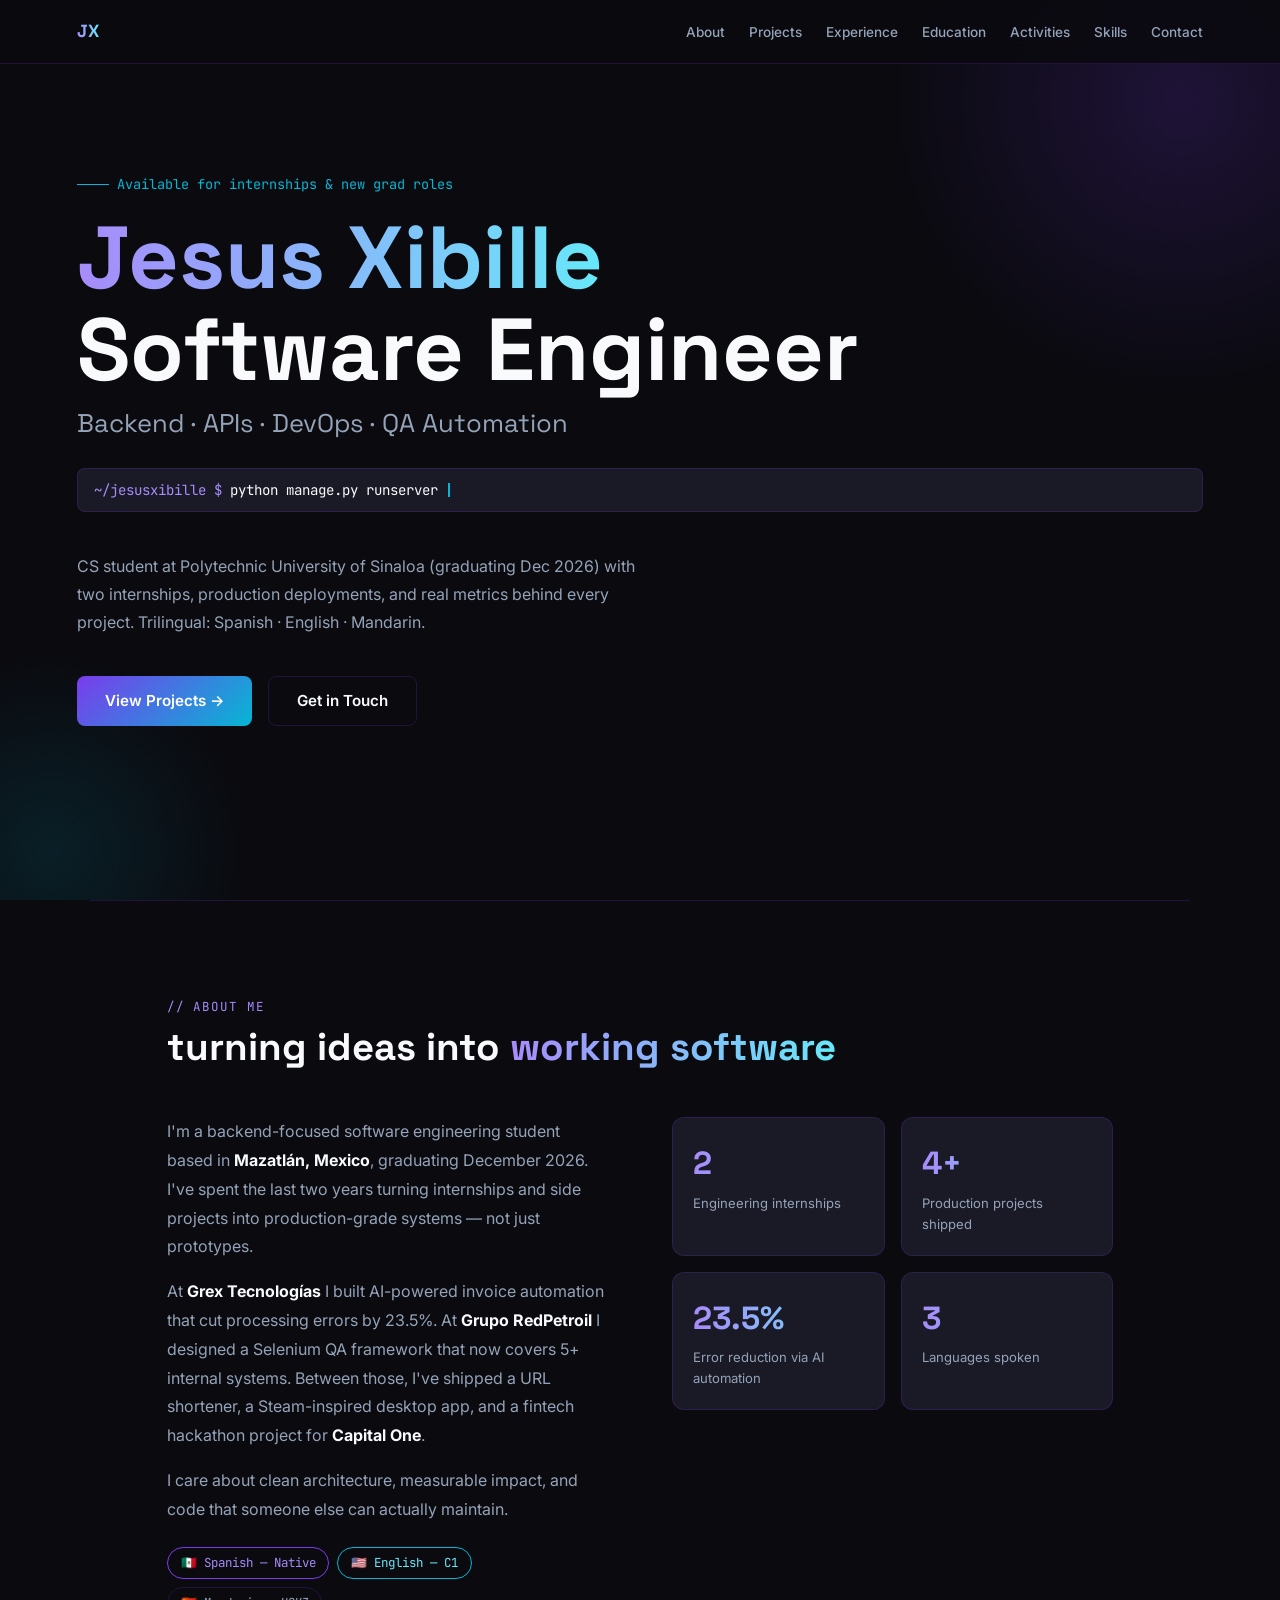
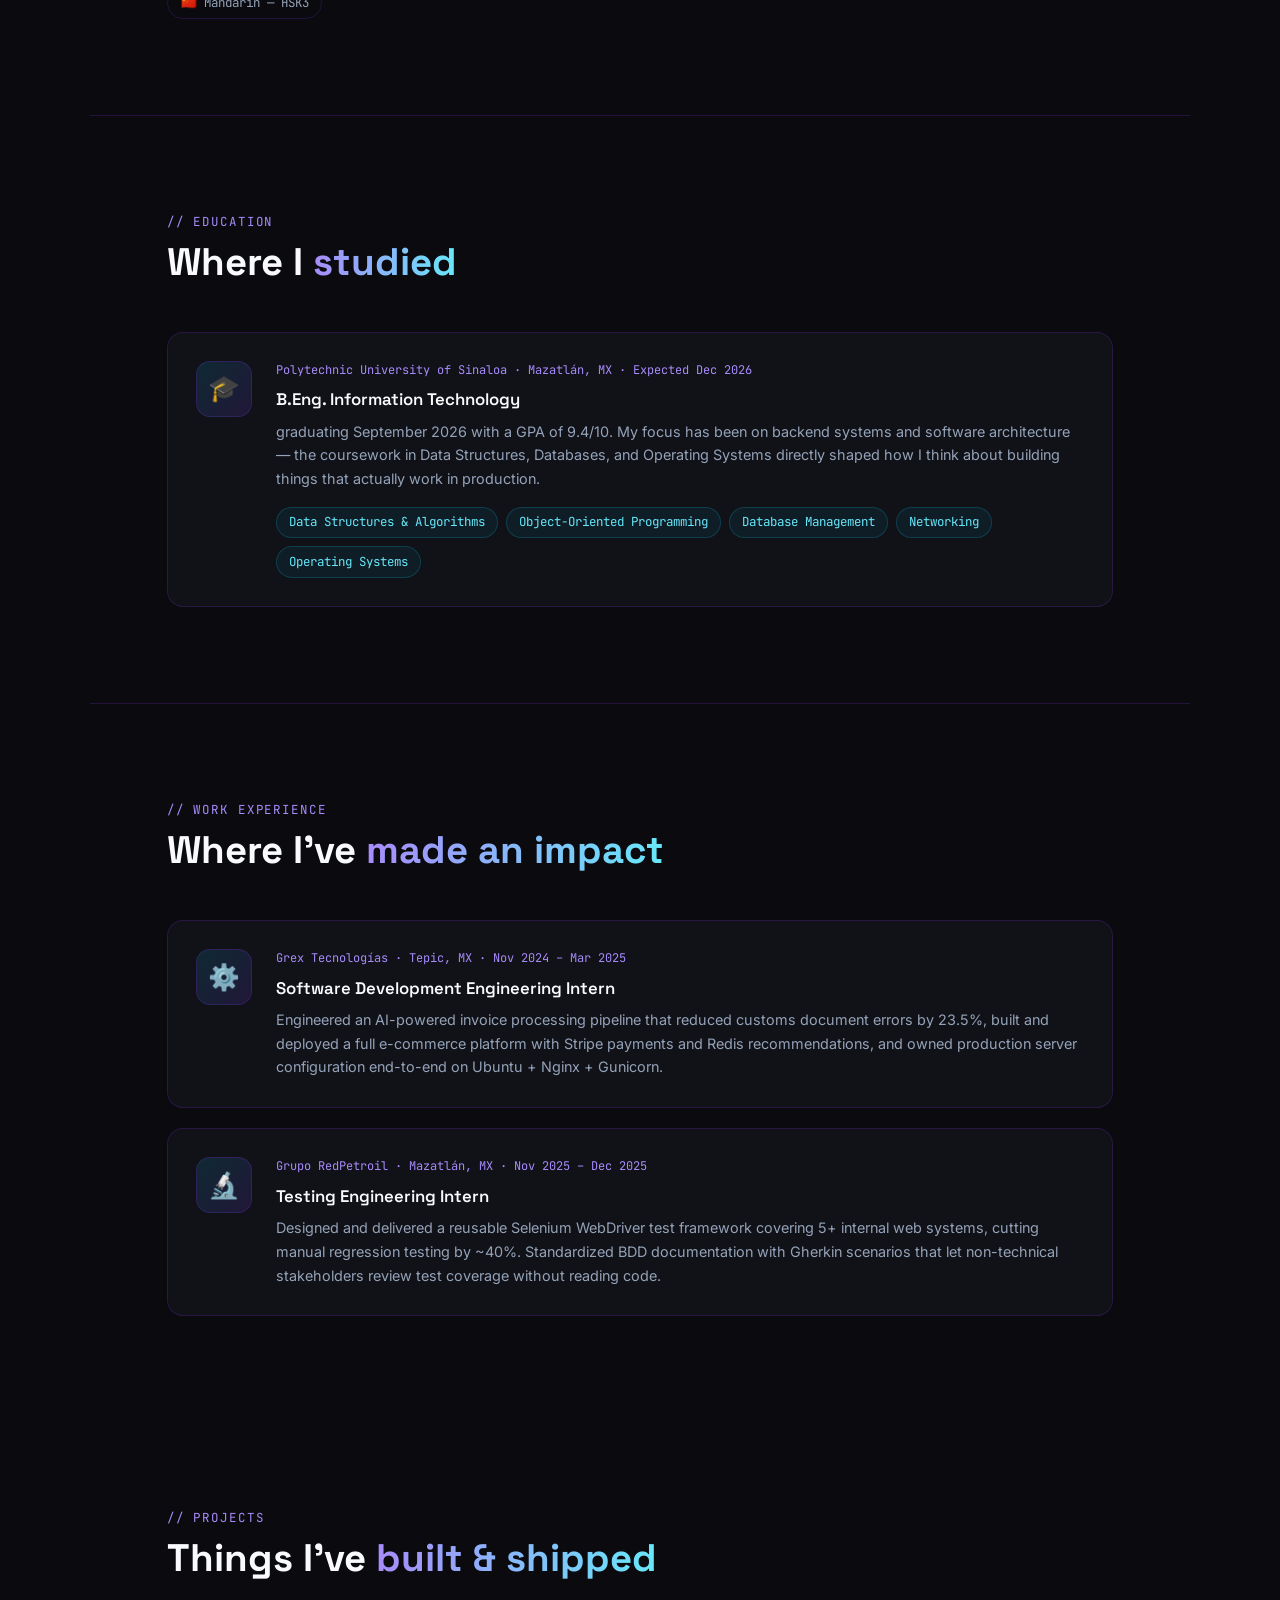
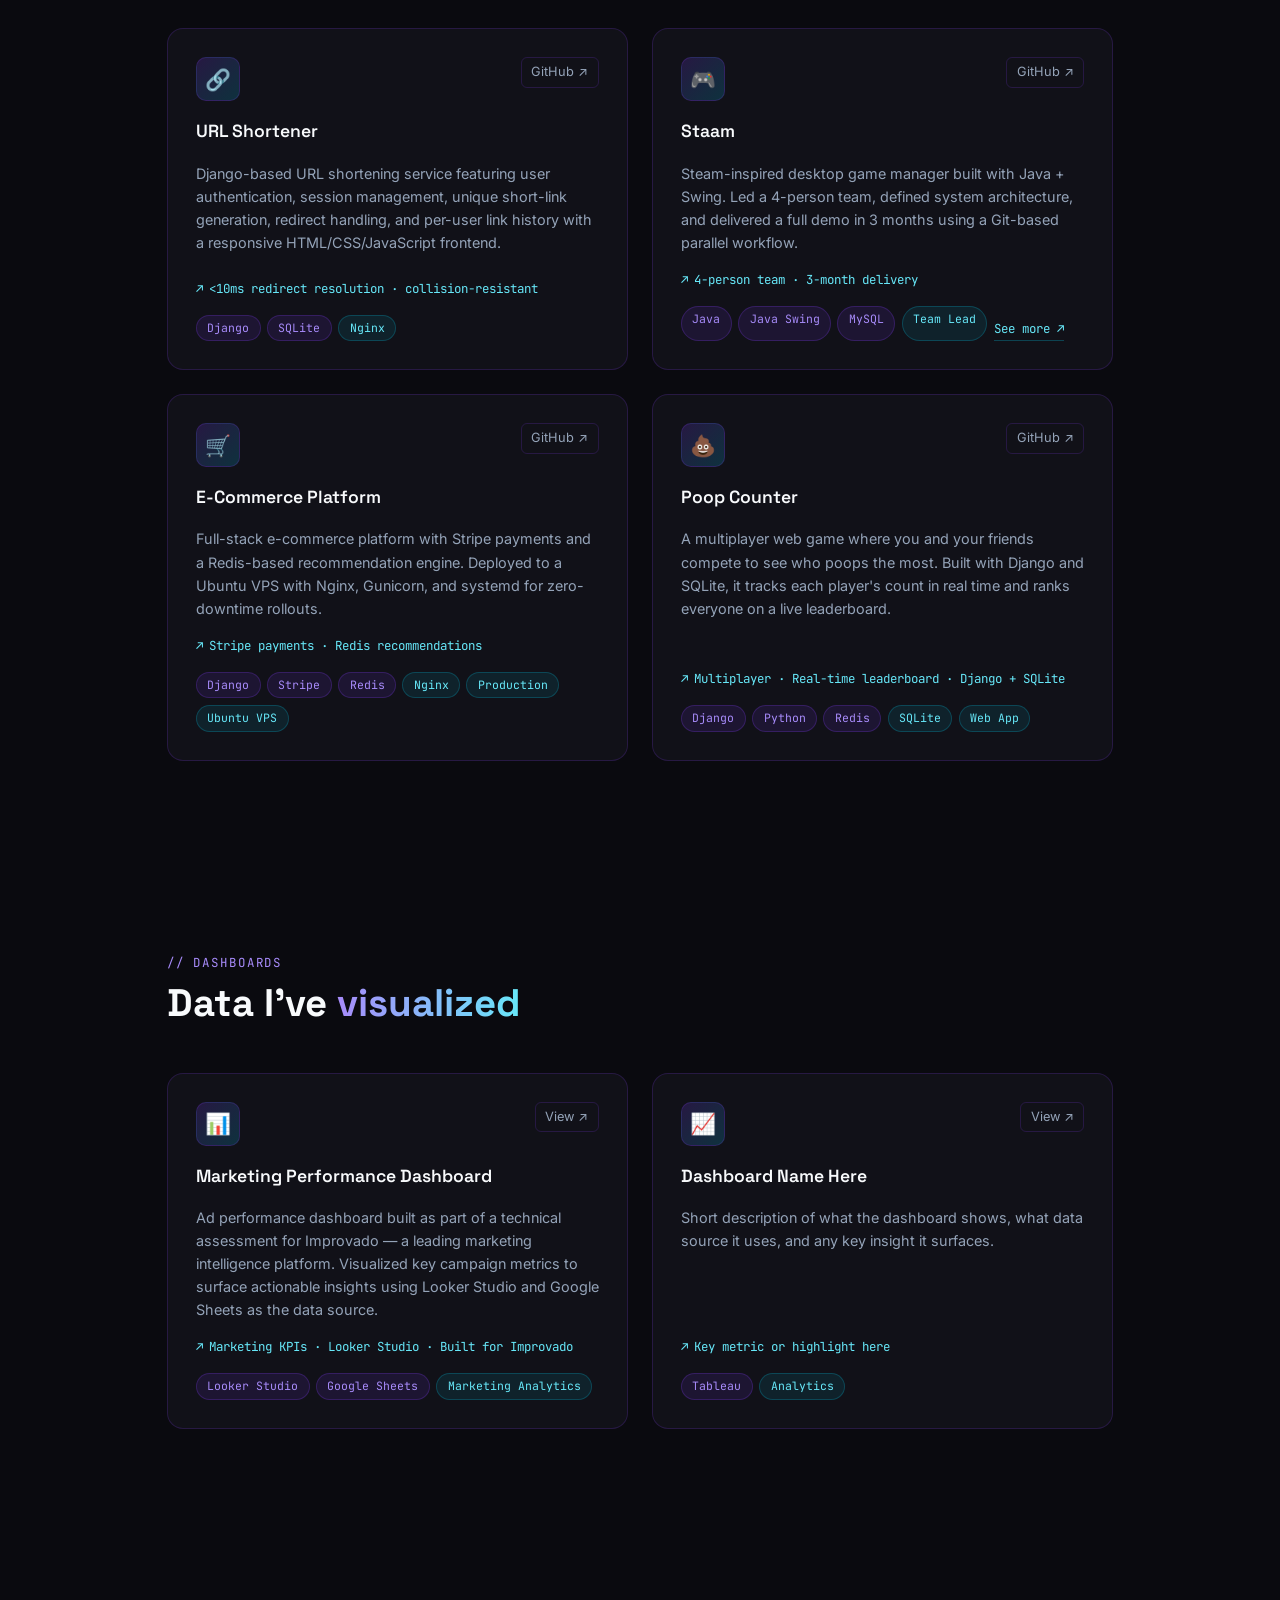
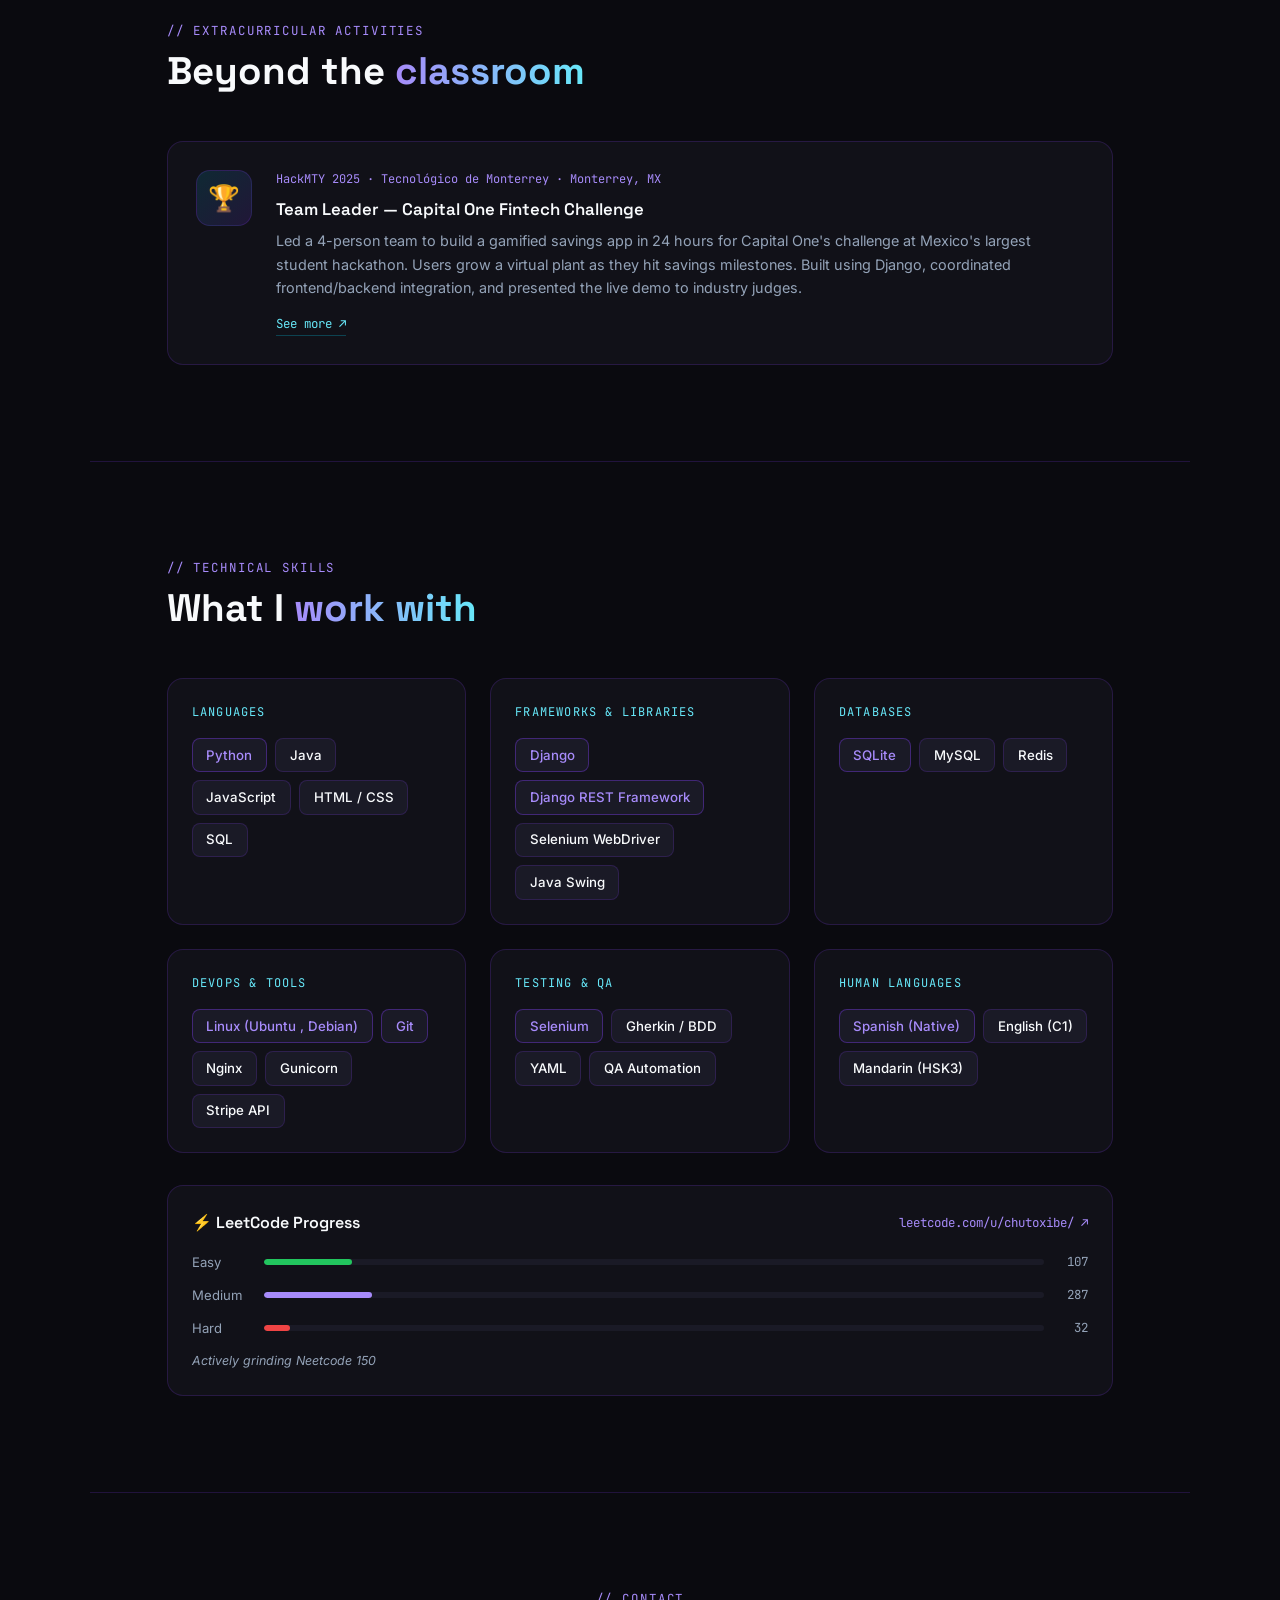
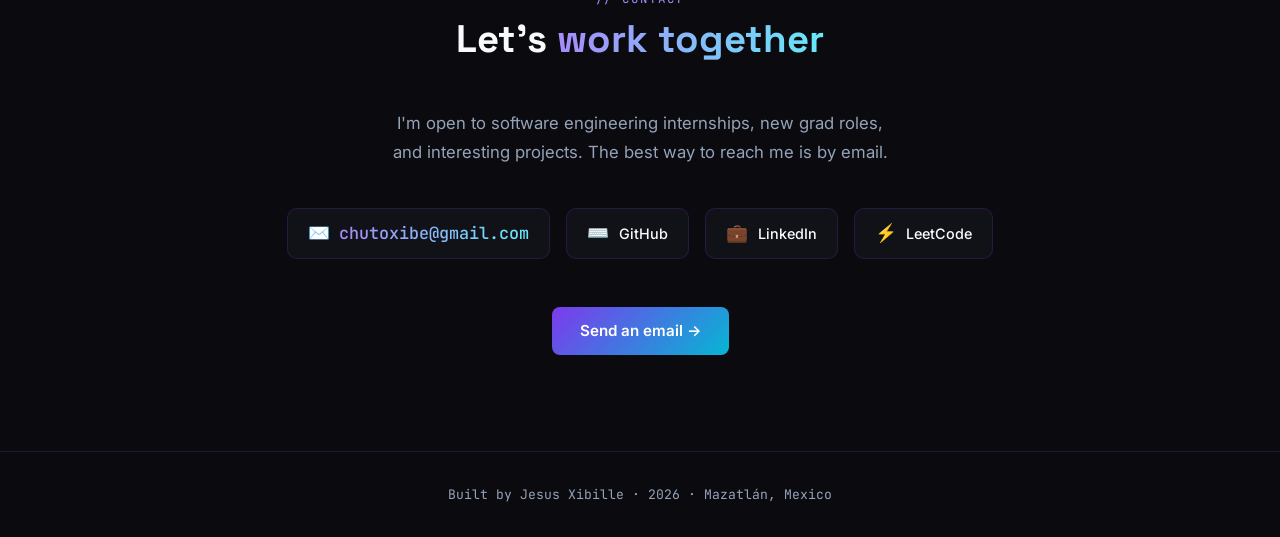
<file: index.html>
<!-- Things that i feel i need to change
Change at the begining where it says Buld thing that actualy ships and shipped projects change it to something else -->

<!DOCTYPE html>
<html lang="en">
<head>
  <meta charset="UTF-8" />
  <meta name="viewport" content="width=device-width, initial-scale=1.0" />
  <title>Jesus Xibille — Software Engineer</title>
  <link rel="preconnect" href="https://fonts.googleapis.com" />
  <link href="https://fonts.googleapis.com/css2?family=Space+Grotesk:wght@300;400;500;600;700&family=Inter:wght@300;400;500;600&family=JetBrains+Mono:wght@400;500&display=swap" rel="stylesheet" />
  <link rel="stylesheet" type="text/css" href="style.css">
</head>
<body>

<!-- NAV -->
<nav>
  <a href="#hero" class="nav-logo">JX</a>
  <ul class="nav-links">
    <li><a href="#about">About</a></li>
    <li><a href="#projects">Projects</a></li>
    <li><a href="#achievements">Experience</a></li>
    <li><a href="#education">Education</a></li>
    <li><a href="#extracurriculars">Activities</a></li>
    <li><a href="#skills">Skills</a></li>
    <li><a href="#contact">Contact</a></li>
  </ul>
</nav>

<!-- HERO -->
<section id="hero">
  <div class="hero-bg-glow"></div>
  <div class="hero-bg-glow2"></div>
  <p class="hero-eyebrow">Available for internships &amp; new grad roles</p>
  <h1>
    <span class="name-grad">Jesus Xibille</span><br>
    Software Engineer
  </h1>
  <p class="hero-subtitle">Backend · APIs · DevOps · QA Automation</p>
  <div class="typer-wrap">
    <span class="prompt">~/jesusxibille $</span>
    <span id="typer-text"></span>
    <span class="cursor"></span>
  </div>
  <p class="hero-desc">
    CS student at Polytechnic University of Sinaloa (graduating Dec 2026) with two internships,
    production deployments, and real metrics behind every project.
    Trilingual: Spanish · English · Mandarin.
  </p>
  <div class="hero-cta">
    <a href="#projects" class="btn-primary">View Projects →</a>
    <a href="#contact" class="btn-ghost">Get in Touch</a>
  </div>
</section>

<!-- ABOUT -->
<section id="about">
  <p class="section-label reveal">// about me</p>
  <h2 class="section-title reveal">turning ideas into <span>working software</span></h2>
  <div class="about-grid">
    <div class="about-text reveal">
      <p>I'm a backend-focused software engineering student based in <strong>Mazatlán, Mexico</strong>, graduating December 2026. I've spent the last two years turning internships and side projects into production-grade systems — not just prototypes.</p>
      <p>At <strong>Grex Tecnologías</strong> I built AI-powered invoice automation that cut processing errors by 23.5%. At <strong>Grupo RedPetroil</strong> I designed a Selenium QA framework that now covers 5+ internal systems. Between those, I've shipped a URL shortener, a Steam-inspired desktop app, and a fintech hackathon project for <strong>Capital One</strong>.</p>
      <p>I care about clean architecture, measurable impact, and code that someone else can actually maintain.</p>
      <div class="lang-badges">
        <span class="lang-badge native">🇲🇽 Spanish — Native</span>
        <span class="lang-badge b2">🇺🇸 English — C1</span>
        <span class="lang-badge">🇨🇳 Mandarin — HSK3</span>
      </div>
    </div>
    <div class="about-stats reveal">
      <div class="stat-card">
        <div class="stat-num">2</div>
        <div class="stat-label">Engineering internships</div>
      </div>
      <div class="stat-card">
        <div class="stat-num">4+</div>
        <div class="stat-label">Production projects shipped</div>
      </div>
      <div class="stat-card">
        <div class="stat-num">23.5%</div>
        <div class="stat-label">Error reduction via AI automation</div>
      </div>
      <div class="stat-card">
        <div class="stat-num">3</div>
        <div class="stat-label">Languages spoken</div>
      </div>
    </div>
  </div>
</section>

<!-- EDUCATION -->
<section id="education">
  <p class="section-label reveal">// education</p>
  <h2 class="section-title reveal">Where I <span>studied</span></h2>
  <div class="achievements-list">

    <div class="achievement-card reveal">
      <div class="achievement-icon">🎓</div>
      <div>
        <div class="achievement-meta">Polytechnic University of Sinaloa · Mazatlán, MX · Expected Dec 2026</div>
        <div class="achievement-title">B.Eng. Information Technology</div>
        <div class="achievement-desc">graduating September 2026 with a GPA of 9.4/10. My focus has been on backend systems and software architecture — the coursework in Data Structures, Databases, and Operating Systems directly shaped how I think about building things that actually work in production.
        <div class="edu-courses reveal">
          <span class="edu-tag">Data Structures &amp; Algorithms</span>
          <span class="edu-tag">Object-Oriented Programming</span>
          <span class="edu-tag">Database Management</span>
          <span class="edu-tag">Networking</span>
          <span class="edu-tag">Operating Systems</span>
        </div>
      </div>
    </div>

  </div>
</section>

<!-- EXPERIENCE -->
<section id="achievements">
  <p class="section-label reveal">// work experience</p>
  <h2 class="section-title reveal">Where I've <span>made an impact</span></h2>
  <div class="achievements-list">

    <div class="achievement-card reveal">
      <div class="achievement-icon">⚙️</div>
      <div>
        <div class="achievement-meta">Grex Tecnologías · Tepic, MX · Nov 2024 – Mar 2025</div>
        <div class="achievement-title">Software Development Engineering Intern</div>
        <div class="achievement-desc">Engineered an AI-powered invoice processing pipeline that reduced customs document errors by 23.5%, built and deployed a full e-commerce platform with Stripe payments and Redis recommendations, and owned production server configuration end-to-end on Ubuntu + Nginx + Gunicorn.</div>
      </div>
    </div>

    <div class="achievement-card reveal">
      <div class="achievement-icon">🔬</div>
      <div>
        <div class="achievement-meta">Grupo RedPetroil · Mazatlán, MX · Nov 2025 – Dec 2025</div>
        <div class="achievement-title">Testing Engineering Intern</div>
        <div class="achievement-desc">Designed and delivered a reusable Selenium WebDriver test framework covering 5+ internal web systems, cutting manual regression testing by ~40%. Standardized BDD documentation with Gherkin scenarios that let non-technical stakeholders review test coverage without reading code.</div>
      </div>
    </div>

  </div>
</section>


<!-- PROJECTS -->
<section id="projects">
  <p class="section-label reveal">// projects</p>
  <h2 class="section-title reveal">Things I've <span>built & shipped</span></h2>
  <div class="projects-grid">

    <div class="project-card reveal">
      <div class="project-header">
        <div class="project-icon">🔗</div>
        <div class="project-links">
          <a href="https://github.com/ChuyiCrack/URL_Shortener" class="project-link" target="_blank">GitHub ↗</a>
        </div>
      </div>
      <div class="project-name">URL Shortener</div>
      <div class="project-desc">Django-based URL shortening service featuring user authentication, session management, unique short-link generation, redirect handling, and per-user link history with a responsive HTML/CSS/JavaScript frontend.</div>
      <div class="project-metric">&lt;10ms redirect resolution · collision-resistant</div>
      <div class="project-tags">
        <span class="tag">Django</span>
        <span class="tag">SQLite</span>
        <span class="tag cyan">Nginx</span>
      </div>
    </div>

    <div class="project-card reveal">
      <div class="project-header">
        <div class="project-icon">🎮</div>
        <div class="project-links">
          <a href="https://github.com/ChuyiCrack" class="project-link" target="_blank">GitHub ↗</a>
        </div>
      </div>
      <div class="project-name">Staam</div>
      <div class="project-desc">Steam-inspired desktop game manager built with Java + Swing. Led a 4-person team, defined system architecture, and delivered a full demo in 3 months using a Git-based parallel workflow.</div>
      <div class="project-metric">4-person team · 3-month delivery</div>
      <div class="project-tags">
        <span class="tag">Java</span>
        <span class="tag">Java Swing</span>
        <span class="tag">MySQL</span>
        <span class="tag cyan">Team Lead</span>
        <a class="achievement-link" onclick="openModal()" href="/Templates/STAM.html">See more ↗</a>
      </div>
    </div>

    <div class="project-card reveal">
      <div class="project-header">
        <div class="project-icon">🛒</div>
        <div class="project-links">
          <a href="https://github.com/ChuyiCrack" class="project-link" target="_blank">GitHub ↗</a>
        </div>
      </div>
      <div class="project-name">E-Commerce Platform</div>
      <div class="project-desc">Full-stack e-commerce platform with Stripe payments and a Redis-based recommendation engine. Deployed to a Ubuntu VPS with Nginx, Gunicorn, and systemd for zero-downtime rollouts.</div>
      <div class="project-metric">Stripe payments · Redis recommendations</div>
      <div class="project-tags">
        <span class="tag">Django</span>
        <span class="tag">Stripe</span>
        <span class="tag">Redis</span>
        <span class="tag cyan">Nginx</span>
        <span class="tag cyan">Production</span>
        <span class="tag cyan">Ubuntu VPS</span>
      </div>
    </div>

    <div class="project-card reveal">
      <div class="project-header">
        <div class="project-icon">💩</div>
        <div class="project-links">
          <a href="https://github.com/ChuyiCrack" class="project-link" target="_blank">GitHub ↗</a>
        </div>
      </div>
      <div class="project-name">Poop Counter</div>
      <div class="project-desc">A multiplayer web game where you and your friends compete to see who poops the most. Built with Django and SQLite, it tracks each player's count in real time and ranks everyone on a live leaderboard.</div>
      <div class="project-metric">Multiplayer · Real-time leaderboard · Django + SQLite</div>
      <div class="project-tags">
        <span class="tag">Django</span>
        <span class="tag">Python</span>
        <span class="tag">Redis</span>
        <span class="tag cyan">SQLite</span>
        <span class="tag cyan">Web App</span>
      </div>
    </div>

  </div>
</section>

<!-- DASHBOARDS -->
<section id="dashboards">
  <p class="section-label reveal">// dashboards</p>
  <h2 class="section-title reveal">Data I've <span>visualized</span></h2>

  <div class="projects-grid">

    <div class="project-card reveal">
      <div class="project-header">
        <div class="project-icon">📊</div>
        <div class="project-links">
          <a href="YOUR_DASHBOARD_LINK" class="project-link" target="_blank">View ↗</a>
        </div>
      </div>
      <div class="project-name">Marketing Performance Dashboard</div>
      <div class="project-desc">Ad performance dashboard built as part of a technical assessment for Improvado — a leading marketing intelligence platform. Visualized key campaign metrics to surface actionable insights using Looker Studio and Google Sheets as the data source.</div>
      <div class="project-metric">Marketing KPIs · Looker Studio · Built for Improvado</div>
      <div class="project-tags">
        <span class="tag">Looker Studio </span>
        <span class="tag">Google Sheets </span>
        <span class="tag cyan">Marketing Analytics </span>
      </div>
    </div>

    <div class="project-card reveal">
      <div class="project-header">
        <div class="project-icon">📈</div>
        <div class="project-links">
          <a href="YOUR_DASHBOARD_LINK" class="project-link" target="_blank">View ↗</a>
        </div>
      </div>
      <div class="project-name">Dashboard Name Here</div>
      <div class="project-desc">Short description of what the dashboard shows, what data source it uses, and any key insight it surfaces.</div>
      <div class="project-metric">Key metric or highlight here</div>
      <div class="project-tags">
        <span class="tag">Tableau</span>
        <span class="tag cyan">Analytics</span>
      </div>
    </div>

  </div>
</section>

<!-- EXTRACURRICULARS -->
<section id="extracurriculars">
  <p class="section-label reveal">// extracurricular activities</p>
  <h2 class="section-title reveal">Beyond the <span>classroom</span></h2>
  <div class="achievements-list">

    <div class="achievement-card reveal">
      <div class="achievement-icon">🏆</div>
      <div>
        <div class="achievement-meta">HackMTY 2025 · Tecnológico de Monterrey · Monterrey, MX</div>
        <div class="achievement-title">Team Leader — Capital One Fintech Challenge</div>
        <div class="achievement-desc">Led a 4-person team to build a gamified savings app in 24 hours for Capital One's challenge at Mexico's largest student hackathon. Users grow a virtual plant as they hit savings milestones. Built using Django, coordinated frontend/backend integration, and presented the live demo to industry judges.</div>
        <a class="achievement-link" onclick="openModal()" href="/Templates/HACKMTY2025.html">See more ↗</a>
      </div>
    </div>

  </div>
</section>

<!-- SKILLS -->
<section id="skills">
  <p class="section-label reveal">// technical skills</p>
  <h2 class="section-title reveal">What I <span>work with</span></h2>
  <div class="skills-grid">
    <div class="skill-group reveal">
      <div class="skill-group-title">Languages</div>
      <div class="skill-pills">
        <span class="skill-pill hot">Python</span>
        <span class="skill-pill">Java</span>
        <span class="skill-pill">JavaScript</span>
        <span class="skill-pill">HTML / CSS</span>
        <span class="skill-pill">SQL</span>
      </div>
    </div>
    <div class="skill-group reveal">
      <div class="skill-group-title">Frameworks & Libraries</div>
      <div class="skill-pills">
        <span class="skill-pill hot">Django</span>
        <span class="skill-pill hot">Django REST Framework</span>
        <span class="skill-pill">Selenium WebDriver</span>
        <span class="skill-pill">Java Swing</span>
      </div>
    </div>
    <div class="skill-group reveal">
      <div class="skill-group-title">Databases</div>
      <div class="skill-pills">
        <span class="skill-pill hot">SQLite</span>
        <span class="skill-pill">MySQL</span>
        <span class="skill-pill">Redis</span>
      </div>
    </div>
    <div class="skill-group reveal">
      <div class="skill-group-title">DevOps & Tools</div>
      <div class="skill-pills">
        <span class="skill-pill hot">Linux (Ubuntu , Debian)</span>
        <span class="skill-pill hot">Git</span>
        <span class="skill-pill">Nginx</span>
        <span class="skill-pill">Gunicorn</span>
        <span class="skill-pill">Stripe API</span>
      </div>
    </div>
    <div class="skill-group reveal">
      <div class="skill-group-title">Testing & QA</div>
      <div class="skill-pills">
        <span class="skill-pill hot">Selenium</span>
        <span class="skill-pill">Gherkin / BDD</span>
        <span class="skill-pill">YAML</span>
        <span class="skill-pill">QA Automation</span>
      </div>
    </div>
    <div class="skill-group reveal">
      <div class="skill-group-title">Human Languages</div>
      <div class="skill-pills">
        <span class="skill-pill hot">Spanish (Native)</span>
        <span class="skill-pill">English (C1)</span>
        <span class="skill-pill">Mandarin (HSK3)</span>
      </div>
    </div>
  </div>

  <!-- LeetCode progress -->
  <div class="lc-wrap reveal">
    <div class="lc-header">
      <span class="lc-title">⚡ LeetCode Progress</span>
      <a href="https://leetcode.com/u/chutoxibe/" target="_blank" class="lc-link">leetcode.com/u/chutoxibe/ ↗</a>
    </div>
    <div class="lc-bars">
      <div class="lc-row">
        <span class="lc-label">Easy</span>
        <div class="lc-bar-bg"><div class="lc-bar easy" data-w="0"></div></div>
        <span class="lc-count" id="lc-easy">-</span>
      </div>
      <div class="lc-row">
        <span class="lc-label">Medium</span>
        <div class="lc-bar-bg"><div class="lc-bar med" data-w="0"></div></div>
        <span class="lc-count" id="lc-med">–</span>
      </div>
      <div class="lc-row">
        <span class="lc-label">Hard</span>
        <div class="lc-bar-bg"><div class="lc-bar hard" data-w="0"></div></div>
        <span class="lc-count" id="lc-hard">–</span>
      </div>
    </div>
    <p class="lc-note">Actively grinding Neetcode 150</p>
  </div>
</section>

<!-- CONTACT -->
<section id="contact">
  <p class="section-label reveal">// contact</p>
  <h2 class="section-title reveal" style="text-align:center">Let's <span>work together</span></h2>
  <p class="contact-lead reveal">
    I'm open to software engineering internships, new grad roles, and interesting projects.
    The best way to reach me is by email.
  </p>
  <div class="contact-links reveal">
    <a href="mailto:chutoxibe@gmail.com" class="contact-chip">
      <span class="chip-icon">✉️</span>
      <span class="contact-email">chutoxibe@gmail.com</span>
    </a>
    <a href="https://github.com/ChuyiCrack" target="_blank" class="contact-chip">
      <span class="chip-icon">⌨️</span> GitHub
    </a>
    <a href="https://linkedin.com/in/jesusxibille" target="_blank" class="contact-chip">
      <span class="chip-icon">💼</span> LinkedIn
    </a>
    <a href="https://leetcode.com/u/jesusxibille" target="_blank" class="contact-chip">
      <span class="chip-icon">⚡</span> LeetCode
    </a>
  </div>
  <a href="mailto:chutoxibe@gmail.com" class="btn-primary reveal" style="margin:0 auto;display:inline-flex;">
    Send an email →
  </a>
</section>

<footer>
  <span>Built by Jesus Xibille · 2026 · Mazatlán, Mexico</span>
</footer>

<script src="script.js">
  
</script>
</body>
</html>
</file>
<file: style.css>
*, *::before, *::after { box-sizing: border-box; margin: 0; padding: 0; }

    :root {
      --bg:        #0A0A0F;
      --bg2:       #111118;
      --bg3:       #1A1A26;
      --violet:    #7C3AED;
      --violet-lt: #A78BFA;
      --cyan:      #06B6D4;
      --cyan-lt:   #67E8F9;
      --white:     #F8FAFC;
      --muted:     #94A3B8;
      --border:    rgba(124,58,237,0.2);
      --grad:      linear-gradient(135deg, #7C3AED, #06B6D4);
      --grad-text: linear-gradient(90deg, #A78BFA, #67E8F9);
      --font-display: 'Space Grotesk', sans-serif;
      --font-body:    'Inter', sans-serif;
      --font-mono:    'JetBrains Mono', monospace;
    }

    html { scroll-behavior: smooth; }

    body {
      background: var(--bg);
      color: var(--white);
      font-family: var(--font-body);
      font-size: 16px;
      line-height: 1.6;
      overflow-x: hidden;
    }

    /* ── NAV ── */
    nav {
      position: fixed; top: 0; left: 0; right: 0; z-index: 100;
      display: flex; align-items: center; justify-content: space-between;
      padding: 0 6vw;
      height: 64px;
      background: rgba(10,10,15,0.85);
      backdrop-filter: blur(16px);
      border-bottom: 1px solid var(--border);
    }
    .confidential{
      background-color:rgba(255, 50, 50, .5);
    }
    .nav-logo {
      font-family: var(--font-display);
      font-weight: 700; font-size: 1.1rem;
      background: var(--grad-text);
      -webkit-background-clip: text; -webkit-text-fill-color: transparent;
      background-clip: text;
      text-decoration: none;
    }
    .nav-links { display: flex; gap: 1.5rem; list-style: none; }
    .nav-links a {
      color: var(--muted); font-size: 0.85rem; text-decoration: none;
      font-weight: 500; transition: color .2s;
    }
    .nav-links a:hover { color: var(--white); }

    /* ── edu tags ── */
    #education{border-top: 1px solid var(--border); }
    .edu-courses { display: flex; flex-wrap: wrap; gap: 0.5rem; margin-top: 1rem; }
    .edu-tag {
      font-size: 0.78rem; padding: 0.28rem 0.75rem; border-radius: 20px;
      background: rgba(6,182,212,0.08); color: var(--cyan-lt);
      border: 1px solid rgba(6,182,212,0.22);
      font-family: var(--font-mono);
    }

    /* ── SECTIONS ── */
    section { padding: 6rem 6vw; max-width: 1100px; margin: 0 auto; }
    .section-label {
      font-family: var(--font-mono); font-size: 0.78rem;
      color: var(--violet-lt); letter-spacing: 0.15em;
      text-transform: uppercase; margin-bottom: 0.5rem;
    }
    h2.section-title {
      font-family: var(--font-display); font-size: clamp(1.8rem, 3vw, 2.4rem);
      font-weight: 700; color: var(--white); margin-bottom: 3rem;
      line-height: 1.15;
    }
    h2.section-title span {
      background: var(--grad-text);
      -webkit-background-clip: text; -webkit-text-fill-color: transparent;
      background-clip: text;
    }

    /* ── HERO ── */
    #hero {
      min-height: 100vh; max-width: 100%;
      display: flex; flex-direction: column; justify-content: center;
      padding: 0 6vw; position: relative; overflow: hidden;
    }
    .hero-bg-glow {
      position: absolute; top: -200px; right: -200px;
      width: 600px; height: 600px; border-radius: 50%;
      background: radial-gradient(circle, rgba(124,58,237,0.18) 0%, transparent 70%);
      pointer-events: none;
    }
    .hero-bg-glow2 {
      position: absolute; bottom: -150px; left: -150px;
      width: 400px; height: 400px; border-radius: 50%;
      background: radial-gradient(circle, rgba(6,182,212,0.12) 0%, transparent 70%);
      pointer-events: none;
    }
    .hero-eyebrow {
      font-family: var(--font-mono); font-size: 0.85rem;
      color: var(--cyan); margin-bottom: 1rem;
      display: flex; align-items: center; gap: 0.5rem;
    }
    .hero-eyebrow::before {
      content: ''; display: block; width: 32px; height: 1px; background: var(--cyan);
    }
    h1 {
      font-family: var(--font-display);
      font-size: clamp(2.8rem, 7vw, 5.5rem);
      font-weight: 700; line-height: 1.05;
      margin-bottom: 0.4rem;
    }
    h1 .name-grad {
      background: var(--grad-text);
      -webkit-background-clip: text; -webkit-text-fill-color: transparent;
      background-clip: text;
    }
    .hero-subtitle {
      font-family: var(--font-display); font-size: clamp(1.1rem, 2.5vw, 1.6rem);
      color: var(--muted); font-weight: 400; margin-bottom: 1.5rem;
    }
    .hero-desc {
      max-width: 560px; color: var(--muted); font-size: 1rem;
      line-height: 1.75; margin-bottom: 2.5rem;
    }

    /* terminal typer */
    .typer-wrap {
      display: inline-flex; align-items: center; gap: 0.5rem;
      background: var(--bg3); border: 1px solid var(--border);
      border-radius: 8px; padding: 0.6rem 1rem;
      font-family: var(--font-mono); font-size: 0.88rem;
      color: var(--cyan-lt); margin-bottom: 2.5rem;
    }
    .typer-wrap .prompt { color: var(--violet-lt); }
    #typer-text { color: var(--white); }
    .cursor {
      display: inline-block; width: 2px; height: 1em;
      background: var(--cyan); margin-left: 2px;
      animation: blink .75s step-end infinite;
    }
    @keyframes blink { 50% { opacity: 0; } }

    .hero-cta { display: flex; gap: 1rem; flex-wrap: wrap; }
    .btn-primary {
      display: inline-flex; align-items: center; gap: 0.5rem;
      background: var(--grad); color: #fff;
      padding: 0.75rem 1.75rem; border-radius: 8px;
      font-weight: 600; font-size: 0.95rem;
      text-decoration: none; transition: opacity .2s, transform .2s;
      border: none; cursor: pointer;
    }
    .btn-primary:hover { opacity: 0.88; transform: translateY(-2px); }
    .btn-ghost {
      display: inline-flex; align-items: center; gap: 0.5rem;
      background: transparent; color: var(--white);
      padding: 0.75rem 1.75rem; border-radius: 8px;
      font-weight: 600; font-size: 0.95rem;
      text-decoration: none; border: 1px solid var(--border);
      transition: border-color .2s, transform .2s;
    }
    .btn-ghost:hover { border-color: var(--violet-lt); transform: translateY(-2px); }

    /* ── ABOUT ── */
    #about { border-top: 1px solid var(--border); }
    .about-grid { display: grid; grid-template-columns: 1fr 1fr; gap: 4rem; align-items: start; }
    .about-text p { color: var(--muted); line-height: 1.8; margin-bottom: 1rem; }
    .about-text p strong { color: var(--white); }
    .about-stats { display: grid; grid-template-columns: 1fr 1fr; gap: 1rem; }
    .stat-card {
      background: var(--bg3); border: 1px solid var(--border);
      border-radius: 12px; padding: 1.25rem;
      transition: border-color .2s;
    }
    .stat-card:hover { border-color: var(--violet); }
    .stat-num {
      font-family: var(--font-display); font-size: 2rem; font-weight: 700;
      background: var(--grad-text);
      -webkit-background-clip: text; -webkit-text-fill-color: transparent;
      background-clip: text;
    }
    .stat-label { font-size: 0.82rem; color: var(--muted); margin-top: 0.2rem; }
    .lang-badges { display: flex; flex-wrap: wrap; gap: 0.5rem; margin-top: 1.5rem; }
    .lang-badge {
      font-family: var(--font-mono); font-size: 0.78rem;
      padding: 0.3rem 0.8rem; border-radius: 20px;
      border: 1px solid var(--border); color: var(--muted);
    }
    .lang-badge.native { border-color: var(--violet); color: var(--violet-lt); }
    .lang-badge.b2 { border-color: var(--cyan); color: var(--cyan-lt); }

    /* ── PROJECTS ── */
    .projects-grid { display: grid; grid-template-columns: repeat(auto-fill, minmax(320px, 1fr)); gap: 1.5rem; }
    .project-card {
      background: var(--bg2); border: 1px solid var(--border);
      border-radius: 16px; padding: 1.75rem;
      transition: border-color .25s, transform .25s, box-shadow .25s;
      display: flex; flex-direction: column; gap: 1rem;
    }
    .project-card:hover {
      border-color: var(--violet);
      transform: translateY(-4px);
      box-shadow: 0 12px 40px rgba(124,58,237,0.15);
    }
    .project-header { display: flex; justify-content: space-between; align-items: flex-start; }
    .project-icon {
      width: 44px; height: 44px; border-radius: 10px;
      display: flex; align-items: center; justify-content: center;
      font-size: 1.3rem;
      background: linear-gradient(135deg, rgba(124,58,237,0.2), rgba(6,182,212,0.2));
      border: 1px solid var(--border);
    }
    .project-links { display: flex; gap: 0.5rem; }
    .project-link {
      color: var(--muted); text-decoration: none; font-size: 0.8rem;
      padding: 0.25rem 0.6rem; border: 1px solid var(--border);
      border-radius: 6px; transition: color .2s, border-color .2s;
    }
    .project-link:hover { color: var(--cyan-lt); border-color: var(--cyan); }
    .project-name {
      font-family: var(--font-display); font-size: 1.1rem; font-weight: 600;
    }
    .project-desc { color: var(--muted); font-size: 0.9rem; line-height: 1.6; flex: 1; }
    .project-tags { display: flex; flex-wrap: wrap; gap: 0.4rem; }
    .tag {
      font-family: var(--font-mono); font-size: 0.72rem;
      padding: 0.2rem 0.65rem; border-radius: 20px;
      background: rgba(124,58,237,0.12); color: var(--violet-lt);
      border: 1px solid rgba(124,58,237,0.25);
    }
    .tag.cyan {
      background: rgba(6,182,212,0.1); color: var(--cyan-lt);
      border-color: rgba(6,182,212,0.25);
    }
    .project-metric {
      display: flex; align-items: center; gap: 0.4rem;
      font-family: var(--font-mono); font-size: 0.78rem;
      color: var(--cyan-lt);
    }
    .project-metric::before { content: '↗'; }

    /* ── ACHIEVEMENTS ── */
    #achievements { border-top: 1px solid var(--border); }
    .achievements-list { display: flex; flex-direction: column; gap: 1.25rem; }
    .achievement-card {
      background: var(--bg2); border: 1px solid var(--border);
      border-radius: 16px; padding: 1.75rem;
      display: grid; grid-template-columns: 56px 1fr;
      gap: 1.5rem; align-items: start;
      transition: border-color .2s, transform .2s;
    }
    .achievement-card:hover { border-color: var(--cyan); transform: translateX(4px); }
    .achievement-icon {
      width: 56px; height: 56px; border-radius: 14px;
      display: flex; align-items: center; justify-content: center;
      font-size: 1.6rem;
      background: linear-gradient(135deg, rgba(6,182,212,0.15), rgba(124,58,237,0.15));
      border: 1px solid var(--border); flex-shrink: 0;
    }
    .achievement-meta {
      font-family: var(--font-mono); font-size: 0.75rem;
      color: var(--violet-lt); margin-bottom: 0.4rem;
    }
    .achievement-title {
      font-family: var(--font-display); font-size: 1.05rem; font-weight: 600;
      margin-bottom: 0.4rem;
    }
    .achievement-desc { color: var(--muted); font-size: 0.9rem; line-height: 1.65; }

    /* ── SKILLS ── */
    #skills { border-top: 1px solid var(--border); }
    .skills-grid { display: grid; grid-template-columns: repeat(auto-fill, minmax(260px, 1fr)); gap: 1.5rem; }
    .skill-group {
      background: var(--bg2); border: 1px solid var(--border);
      border-radius: 16px; padding: 1.5rem;
    }
    .skill-group-title {
      font-family: var(--font-mono); font-size: 0.75rem;
      color: var(--cyan-lt); letter-spacing: 0.1em;
      text-transform: uppercase; margin-bottom: 1rem;
    }
    .skill-pills { display: flex; flex-wrap: wrap; gap: 0.5rem; }
    .skill-pill {
      font-size: 0.83rem; padding: 0.35rem 0.85rem;
      border-radius: 8px; background: var(--bg3);
      border: 1px solid var(--border); color: var(--white);
      font-weight: 500; transition: border-color .2s, color .2s;
    }
    .skill-pill:hover { border-color: var(--violet-lt); color: var(--violet-lt); }
    .skill-pill.hot { border-color: rgba(124,58,237,0.4); color: var(--violet-lt); }

    /* leetcode bar */
    .lc-wrap { margin-top: 2rem; background: var(--bg2); border: 1px solid var(--border); border-radius: 16px; padding: 1.5rem; }
    .lc-header { display: flex; justify-content: space-between; align-items: center; margin-bottom: 1rem; }
    .lc-title { font-family: var(--font-display); font-weight: 600; font-size: 1rem; }
    .lc-link { font-family: var(--font-mono); font-size: 0.78rem; color: var(--violet-lt); text-decoration: none; }
    .lc-link:hover { color: var(--cyan-lt); }
    .lc-bars { display: flex; flex-direction: column; gap: 0.75rem; }
    .lc-row { display: flex; align-items: center; gap: 1rem; }
    .lc-label { font-size: 0.82rem; color: var(--muted); width: 56px; flex-shrink: 0; }
    .lc-bar-bg { flex: 1; height: 6px; background: var(--bg3); border-radius: 3px; overflow: hidden; }
    .lc-bar { height: 6px; border-radius: 3px; }
    .lc-bar.easy { background: #22c55e; width: 0; transition: width 1.2s ease; }
    .lc-bar.med  { background: var(--violet-lt); width: 0; transition: width 1.2s ease; }
    .lc-bar.hard { background: #ef4444; width: 0; transition: width 1.2s ease; }
    .lc-count { font-family: var(--font-mono); font-size: 0.78rem; color: var(--muted); width: 28px; text-align: right; }
    .lc-note { font-size: 0.78rem; color: var(--muted); margin-top: 0.75rem; font-style: italic; }

    /* ── CONTACT ── */
    #contact { border-top: 1px solid var(--border); text-align: center; }
    .contact-lead {
      color: var(--muted); max-width: 500px; margin: 0 auto 2.5rem;
      font-size: 1.05rem; line-height: 1.75;
    }
    .contact-links { display: flex; justify-content: center; flex-wrap: wrap; gap: 1rem; margin-bottom: 3rem; }
    .contact-chip {
      display: inline-flex; align-items: center; gap: 0.6rem;
      padding: 0.65rem 1.25rem; border-radius: 10px;
      border: 1px solid var(--border); background: var(--bg2);
      color: var(--white); text-decoration: none; font-size: 0.9rem; font-weight: 500;
      transition: border-color .2s, transform .2s;
    }
    .contact-chip:hover { border-color: var(--violet-lt); transform: translateY(-2px); }
    .contact-chip .chip-icon { font-size: 1.1rem; }
    .contact-email {
      font-family: var(--font-mono); font-size: 1.05rem;
      background: var(--grad-text);
      -webkit-background-clip: text; -webkit-text-fill-color: transparent;
      background-clip: text; font-weight: 500;
    }

    /* ── FOOTER ── */
    footer {
      text-align: center; padding: 2rem 6vw;
      border-top: 1px solid var(--border);
      color: var(--muted); font-size: 0.82rem;
      font-family: var(--font-mono);
    }

    /* ── REVEAL ANIM ── */
    .reveal { opacity: 0; transform: translateY(28px); transition: opacity .6s ease, transform .6s ease; }
    .reveal.visible { opacity: 1; transform: none; }

    /* ── RESPONSIVE ── */
    @media (max-width: 768px) {
      nav { padding: 0 4vw; }
      .nav-links { gap: 1.2rem; }
      .nav-links a { font-size: 0.82rem; }
      section { padding: 4rem 4vw; }
      #hero { padding: 6rem 4vw 4rem; }
      .about-grid { grid-template-columns: 1fr; gap: 2.5rem; }
      .about-stats { grid-template-columns: 1fr 1fr; }
      .achievement-card { grid-template-columns: 1fr; }
      .achievement-icon { width: 44px; height: 44px; font-size: 1.2rem; }
    }
    @media (max-width: 480px) {
      .nav-links { display: none; }
      h1 { font-size: 2.4rem; }
    }
    @media (prefers-reduced-motion: reduce) {
      *, *::before, *::after { animation-duration: 0s !important; transition-duration: 0s !important; }
    }

    .achievement-link {
  display: inline-flex;
  align-items: center;
  gap: 0.3rem;
  margin-top: 0.85rem;
  font-family: var(--font-mono);
  font-size: 0.78rem;
  color: var(--cyan-lt);
  text-decoration: none;
  border-bottom: 1px solid rgba(6, 182, 212, 0.3);
  padding-bottom: 1px;
  transition: color 0.2s, border-color 0.2s;
}
.achievement-link:hover {
  color: var(--cyan);
  border-color: var(--cyan);
}
</file>
